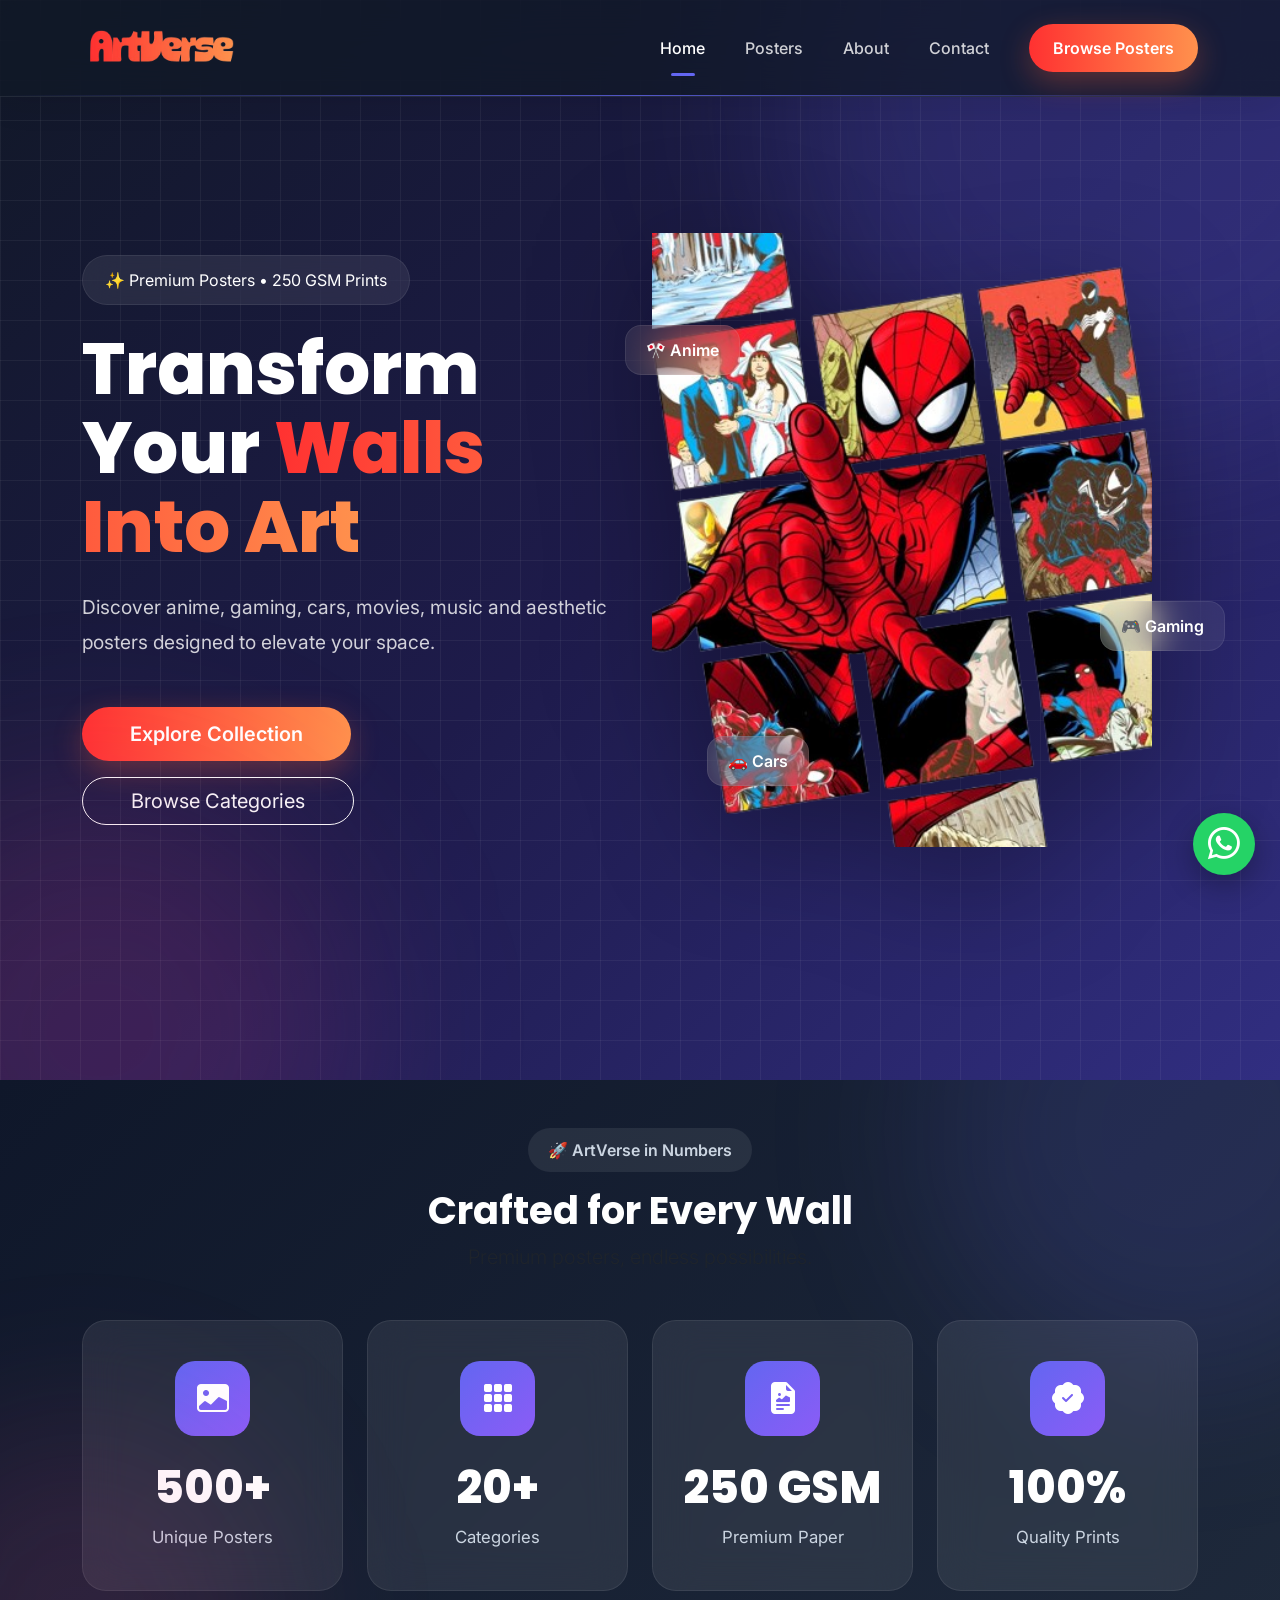
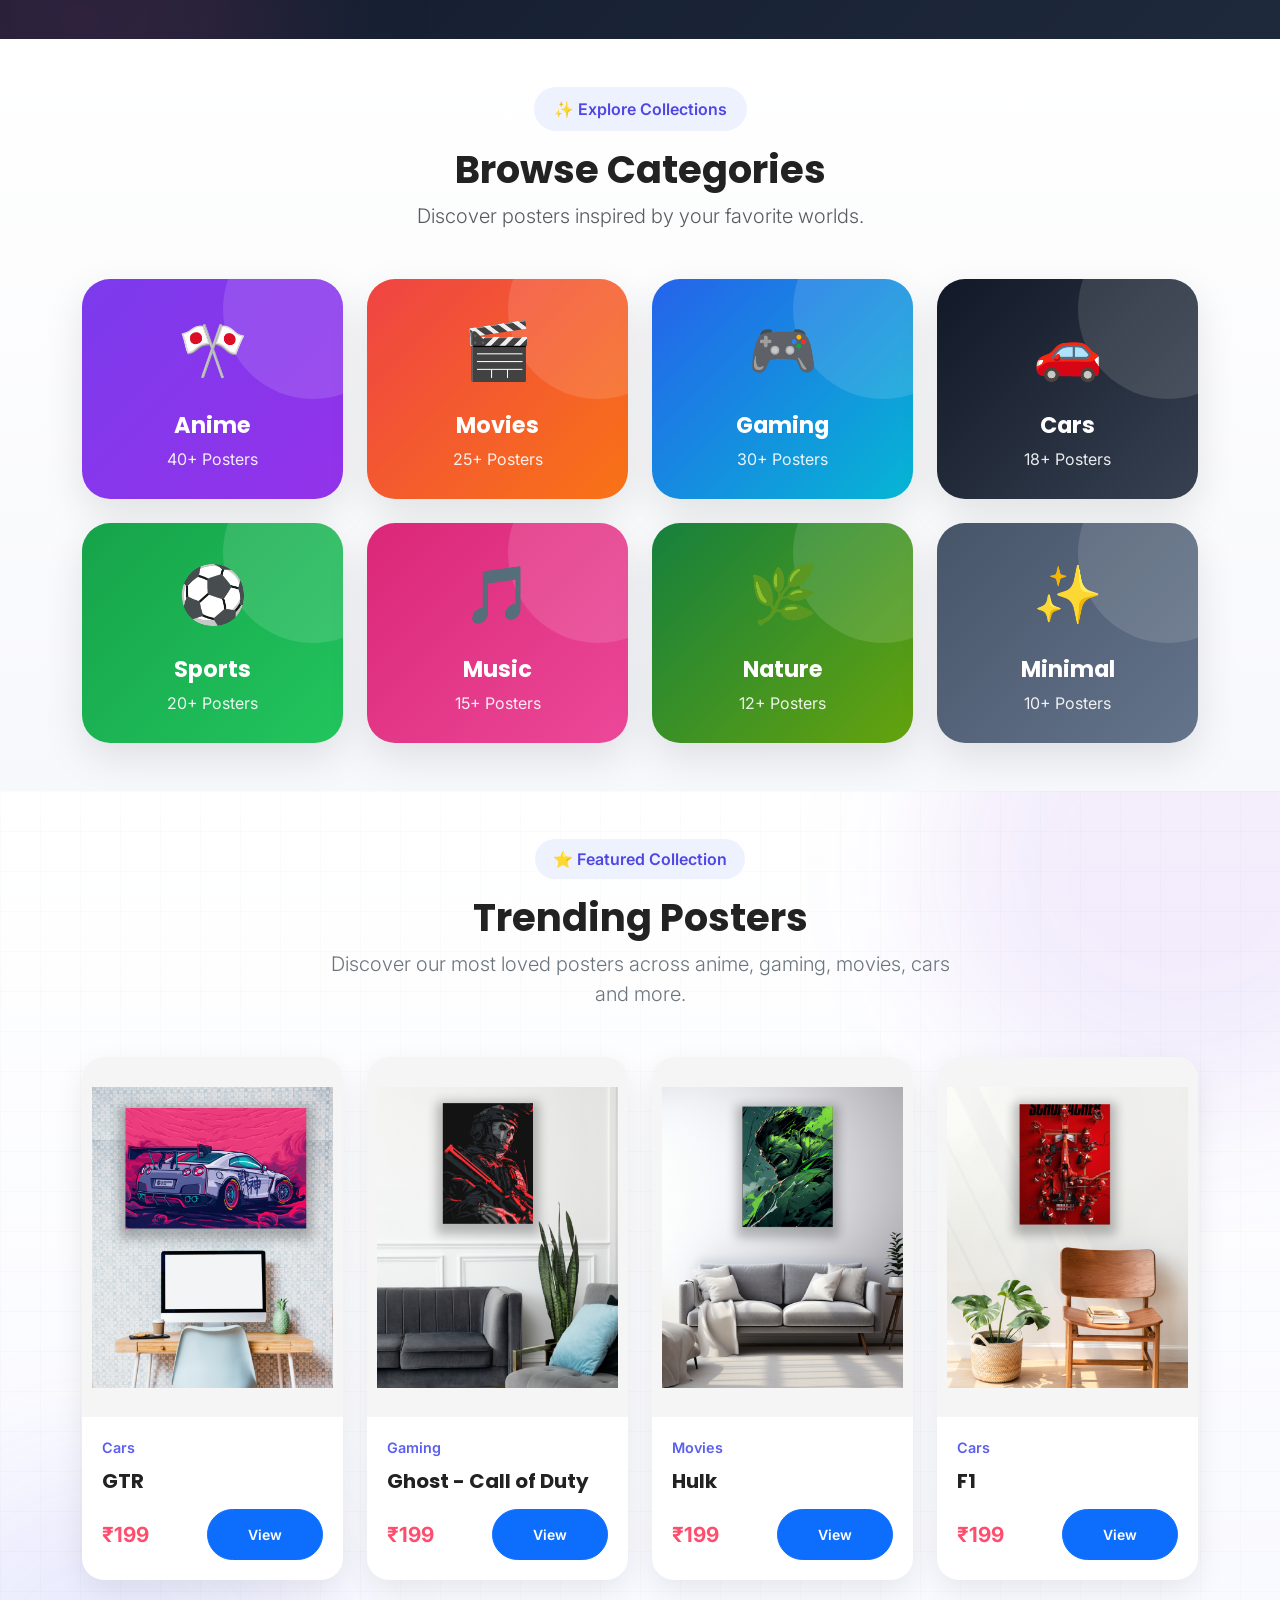
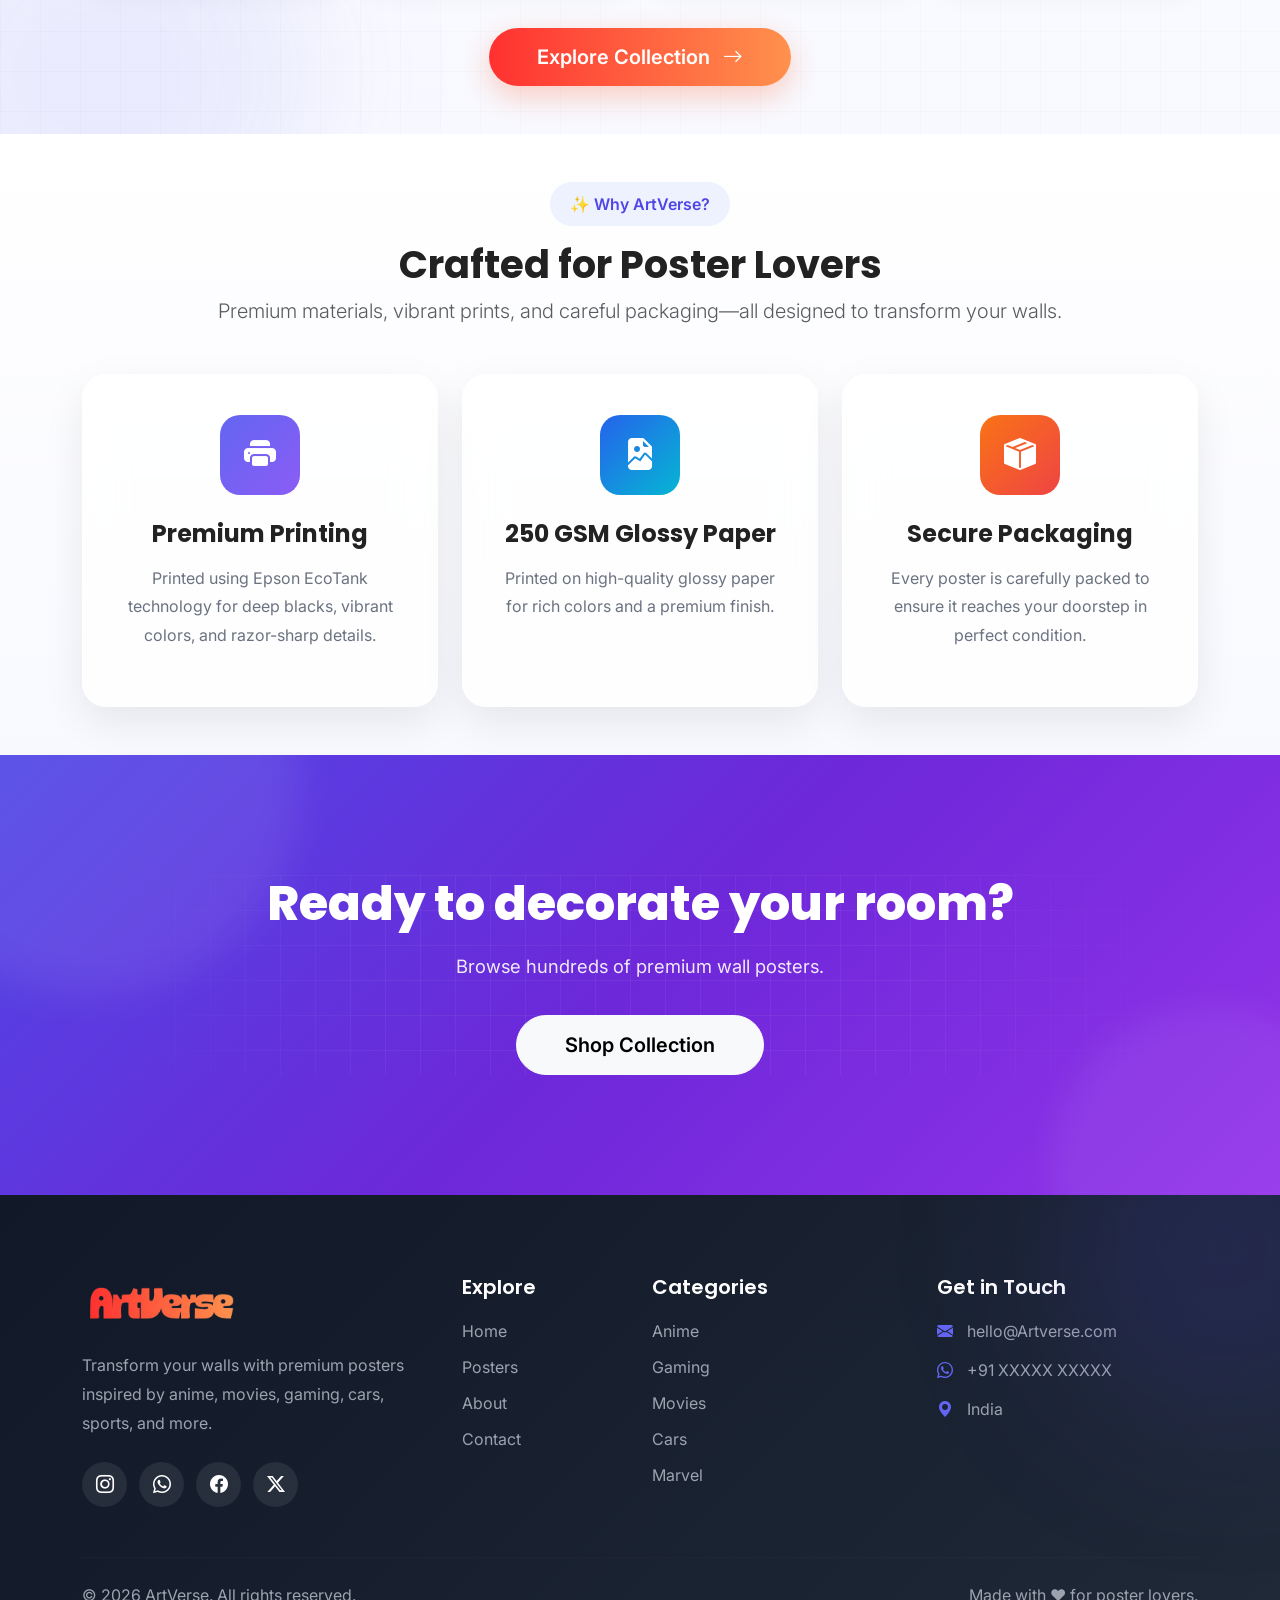
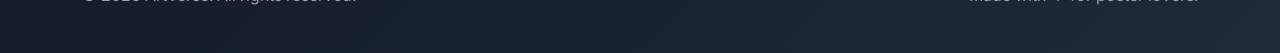
<file: index.html>
<!DOCTYPE html>
<html lang="en">

<head>
    <meta charset="UTF-8">
    <meta name="viewport" content="width=device-width, initial-scale=1.0">

    <title>ArtVerse | Premium Posters</title>

    <link rel="icon" type="image/png" sizes="32x32" href="assets/favicon.png">

    <!-- Bootstrap CSS -->
    <link href="https://cdn.jsdelivr.net/npm/bootstrap@5.3.7/dist/css/bootstrap.min.css" rel="stylesheet">

    <!-- Bootstrap Icons -->
    <link rel="stylesheet"
        href="https://cdn.jsdelivr.net/npm/bootstrap-icons@1.13.1/font/bootstrap-icons.min.css">

    <!-- Google Fonts -->
    <link
        href="https://fonts.googleapis.com/css2?family=Inter:wght@300;400;500;600;700&family=Poppins:wght@500;600;700;800&display=swap"
        rel="stylesheet">

    <!-- Custom CSS -->
    <link rel="stylesheet" href="assets/css/style.css">
</head>

<body>

    <!-- ================= NAVBAR ================= -->

<nav class="navbar navbar-expand-lg fixed-top modern-navbar">

    <div class="container">

<a class="navbar-brand" href="index.html">

    <img
        src="assets/images/logo/logo-1.png"
        alt="ArtVerse Logo"
        class="navbar-logo">

</a>

        <button
            class="navbar-toggler"
            type="button"
            data-bs-toggle="collapse"
            data-bs-target="#navMenu">

            <i class="bi bi-list"></i>

        </button>

        <div class="collapse navbar-collapse" id="navMenu">

            <ul class="navbar-nav ms-auto align-items-lg-center gap-lg-2">

                <li class="nav-item">

                    <a class="nav-link active" href="index.html">

                        Home

                    </a>

                </li>

                <li class="nav-item">

                    <a class="nav-link" href="posters.html">

                        Posters

                    </a>

                </li>

                <li class="nav-item">

                    <a class="nav-link" href="about.html">

                        About

                    </a>

                </li>

                <li class="nav-item">

                    <a class="nav-link" href="contact.html">

                        Contact

                    </a>

                </li>

                <li class="nav-item ms-lg-3">

                    <a href="posters.html"
                        class="btn btn-primary nav-btn rounded-pill px-4">

                        Browse Posters

                    </a>

                </li>

            </ul>

        </div>

    </div>

</nav>


    <!-- ================= HERO ================= -->

<section class="hero-modern">

    <div class="hero-grid"></div>

    <div class="container position-relative">

        <div class="row align-items-center min-vh-100">

            <!-- Left Content -->

            <div class="col-lg-6">

                <span class="hero-badge">

                    ✨ Premium Posters • 250 GSM Prints

                </span>

                <h1 class="hero-title mt-4">

                    Transform Your

                    <span class="gradient-text">

                        Walls Into Art

                    </span>

                </h1>

                <p class="hero-subtitle mt-4">

                    Discover anime, gaming, cars, movies, music and
                    aesthetic posters designed to elevate your space.

                </p>

                <div class="hero-buttons mt-5">

                    <a href="posters.html"
                        class="btn btn-light btn-lg nav-btn rounded-pill px-5">

                        Explore Collection

                    </a>

                    <a href="#categories"
                        class="btn btn-outline-light btn-lg rounded-pill px-5">

                        Browse Categories

                    </a>

                </div>

            </div>

            <!-- Right Side -->

            <div class="col-lg-6 text-center mt-5 mt-lg-0 hero-image-column">

                <div class="hero-image-wrapper">

                    <img src="assets/images/hero/download.png"
                        class="img-fluid hero-image"
                        alt="Poster">

                    <!-- Floating badges -->

                    <div class="floating-card anime">

                        🎌 Anime

                    </div>

                    <div class="floating-card gaming">

                        🎮 Gaming

                    </div>

                    <div class="floating-card cars">

                        🚗 Cars

                    </div>

                </div>

            </div>

        </div>

    </div>

</section>

    <!-- ================= STATS ================= -->

   <section class="stats-section py-5">

    <div class="container">

        <div class="section-title text-center mb-5">

            <span class="stats-badge">

                🚀 ArtVerse in Numbers

            </span>

            <h2 class="display-5 fw-bold mt-3">

                Crafted for Every Wall

            </h2>

            <p class="lead text-muted">

                Premium posters, endless possibilities.

            </p>

        </div>

        <div class="row g-4">

            <!-- Card 1 -->

            <div class="col-lg-3 col-md-6">

                <div class="stat-card">

                    <div class="stat-icon">

                        <i class="bi bi-image-fill"></i>

                    </div>

                    <h2>500+</h2>

                    <p>Unique Posters</p>

                </div>

            </div>

            <!-- Card 2 -->

            <div class="col-lg-3 col-md-6">

                <div class="stat-card">

                    <div class="stat-icon">

                        <i class="bi bi-grid-3x3-gap-fill"></i>

                    </div>

                    <h2>20+</h2>

                    <p>Categories</p>

                </div>

            </div>

            <!-- Card 3 -->

            <div class="col-lg-3 col-md-6">

                <div class="stat-card">

                    <div class="stat-icon">

                        <i class="bi bi-file-earmark-richtext-fill"></i>

                    </div>

                    <h2>250 GSM</h2>

                    <p>Premium Paper</p>

                </div>

            </div>

            <!-- Card 4 -->

            <div class="col-lg-3 col-md-6">

                <div class="stat-card">

                    <div class="stat-icon">

                        <i class="bi bi-patch-check-fill"></i>

                    </div>

                    <h2>100%</h2>

                    <p>Quality Prints</p>

                </div>

            </div>

        </div>

    </div>

</section>

    <!-- ================= CATEGORIES ================= -->

<section class="categories-section py-5" id="categories">

    <div class="container">

        <div class="section-title text-center mb-5">

            <span class="section-tag">

                ✨ Explore Collections

            </span>

            <h2 class="display-5 fw-bold mt-3">

                Browse Categories

            </h2>

            <p class="lead text-muted">

                Discover posters inspired by your favorite worlds.

            </p>

        </div>

        <div class="row g-4">

            <!-- Anime -->

            <div class="col-lg-3 col-md-4 col-6">

                <a href="posters.html?category=Anime"
                    class="category-link">

                    <div class="modern-category-card anime">

                        <div class="category-icon">

                            🎌

                        </div>

                        <h5>

                            Anime

                        </h5>

                        <span>

                            40+ Posters

                        </span>

                    </div>

                </a>

            </div>

            <!-- Movies -->

            <div class="col-lg-3 col-md-4 col-6">

                <a href="posters.html?category=Movies"
                    class="category-link">

                    <div class="modern-category-card movies">

                        <div class="category-icon">

                            🎬

                        </div>

                        <h5>

                            Movies

                        </h5>

                        <span>

                            25+ Posters

                        </span>

                    </div>

                </a>

            </div>

            <!-- Gaming -->

            <div class="col-lg-3 col-md-4 col-6">

                <a href="posters.html?category=Gaming"
                    class="category-link">

                    <div class="modern-category-card gaming">

                        <div class="category-icon">

                            🎮

                        </div>

                        <h5>

                            Gaming

                        </h5>

                        <span>

                            30+ Posters

                        </span>

                    </div>

                </a>

            </div>

            <!-- Cars -->

            <div class="col-lg-3 col-md-4 col-6">

                <a href="posters.html?category=Cars"
                    class="category-link">

                    <div class="modern-category-card cars">

                        <div class="category-icon">

                            🚗

                        </div>

                        <h5>

                            Cars

                        </h5>

                        <span>

                            18+ Posters

                        </span>

                    </div>

                </a>

            </div>

            <!-- Sports -->

            <div class="col-lg-3 col-md-4 col-6">

                <a href="posters.html?category=Sports"
                    class="category-link">

                    <div class="modern-category-card sports">

                        <div class="category-icon">

                            ⚽

                        </div>

                        <h5>

                            Sports

                        </h5>

                        <span>

                            20+ Posters

                        </span>

                    </div>

                </a>

            </div>

            <!-- Music -->

            <div class="col-lg-3 col-md-4 col-6">

                <a href="posters.html?category=Music"
                    class="category-link">

                    <div class="modern-category-card music">

                        <div class="category-icon">

                            🎵

                        </div>

                        <h5>

                            Music

                        </h5>

                        <span>

                            15+ Posters

                        </span>

                    </div>

                </a>

            </div>

            <!-- Nature -->

            <div class="col-lg-3 col-md-4 col-6">

                <a href="posters.html?category=Nature"
                    class="category-link">

                    <div class="modern-category-card nature">

                        <div class="category-icon">

                            🌿

                        </div>

                        <h5>

                            Nature

                        </h5>

                        <span>

                            12+ Posters

                        </span>

                    </div>

                </a>

            </div>

            <!-- Minimal -->

            <div class="col-lg-3 col-md-4 col-6">

                <a href="posters.html?category=Minimal"
                    class="category-link">

                    <div class="modern-category-card minimal">

                        <div class="category-icon">

                            ✨

                        </div>

                        <h5>

                            Minimal

                        </h5>

                        <span>

                            10+ Posters

                        </span>

                    </div>

                </a>

            </div>

        </div>

    </div>

</section>

<!-- ================= FEATURED POSTERS ================= -->

   <section class="featured-section py-5">

    <div class="featured-bg"></div>

    <div class="container position-relative">

        <div class="section-title text-center mb-5">

            <span class="featured-badge">

                ⭐ Featured Collection

            </span>

            <h2 class="display-5 fw-bold mt-3">

                Trending Posters

            </h2>

            <p class="lead">

                Discover our most loved posters across anime, gaming, movies, cars and more.

            </p>

        </div>

        <div class="row g-4" id="featuredPosters">

            <!-- Loaded from JavaScript -->

        </div>

        <div class="text-center mt-5">

            <a href="posters.html"
                class="btn btn-primary btn-lg nav-btn rounded-pill px-5">

                Explore Collection

                <i class="bi bi-arrow-right ms-2"></i>

            </a>

        </div>

    </div>

</section>

    <!-- ================= WHY US ================= -->

    <section class="why-us-section py-5">

    <div class="container">

        <div class="section-title text-center mb-5">

            <span class="section-badge">

                ✨ Why ArtVerse?

            </span>

            <h2 class="display-5 fw-bold mt-3">

                Crafted for Poster Lovers

            </h2>

            <p class="lead text-muted">

                Premium materials, vibrant prints, and careful packaging—all designed
                to transform your walls.

            </p>

        </div>

        <div class="row g-4">

            <!-- Card 1 -->

            <div class="col-lg-4">

                <div class="modern-feature-card">

                    <div class="feature-icon gradient-purple">

                        <i class="bi bi-printer-fill"></i>

                    </div>

                    <h4>

                        Premium Printing

                    </h4>

                    <p>

                        Printed using Epson EcoTank technology for deep blacks,
                        vibrant colors, and razor-sharp details.

                    </p>

                </div>

            </div>

            <!-- Card 2 -->

            <div class="col-lg-4">

                <div class="modern-feature-card">

                    <div class="feature-icon gradient-blue">

                        <i class="bi bi-file-earmark-image-fill"></i>

                    </div>

                    <h4>

                        250 GSM Glossy Paper

                    </h4>

                    <p>

                        Printed on high-quality glossy paper for rich colors
                        and a premium finish.

                    </p>

                </div>

            </div>

            <!-- Card 3 -->

            <div class="col-lg-4">

                <div class="modern-feature-card">

                    <div class="feature-icon gradient-orange">

                        <i class="bi bi-box-seam-fill"></i>

                    </div>

                    <h4>

                        Secure Packaging

                    </h4>

                    <p>

                        Every poster is carefully packed to ensure it reaches
                        your doorstep in perfect condition.

                    </p>

                </div>

            </div>

        </div>

    </div>

</section>

    <!-- ================= CTA ================= -->

<section class="cta">

    <div class="container text-center">

        <h2 class="cta-title">

            Ready to decorate your room?

        </h2>

        <p class="cta-text">

            Browse hundreds of premium wall posters.

        </p>

        <a href="posters.html"
            class="btn btn-light btn-lg rounded-pill px-5">

            Shop Collection

        </a>

    </div>

</section>

    <!-- ================= FOOTER ================= -->

   <footer class="footer-modern">

    <div class="container">

        <div class="row gy-5">

            <!-- Brand -->

            <div class="col-lg-4">

<a class="navbar-brand" href="index.html">

    <img
        src="assets/images/logo/logo-1.png"
        alt="ArtVerse Logo"
        class="navbar-logo">

</a>

                <p class="footer-text mt-3">

                    Transform your walls with premium posters inspired by anime,
                    movies, gaming, cars, sports, and more.

                </p>

                <div class="social-links mt-4">

                    <a href="#">

                        <i class="bi bi-instagram"></i>

                    </a>

                    <a href="#">

                        <i class="bi bi-whatsapp"></i>

                    </a>

                    <a href="#">

                        <i class="bi bi-facebook"></i>

                    </a>

                    <a href="#">

                        <i class="bi bi-twitter-x"></i>

                    </a>

                </div>

            </div>

            <!-- Quick Links -->

            <div class="col-lg-2 col-md-4">

                <h5 class="footer-heading">

                    Explore

                </h5>

                <ul class="footer-links">

                    <li><a href="index.html">Home</a></li>

                    <li><a href="posters.html">Posters</a></li>

                    <li><a href="about.html">About</a></li>

                    <li><a href="contact.html">Contact</a></li>

                </ul>

            </div>

            <!-- Categories -->

            <div class="col-lg-3 col-md-4">

                <h5 class="footer-heading">

                    Categories

                </h5>

                <ul class="footer-links">

                    <li><a href="posters.html?category=Anime">Anime</a></li>

                    <li><a href="posters.html?category=Gaming">Gaming</a></li>

                    <li><a href="posters.html?category=Movies">Movies</a></li>

                    <li><a href="posters.html?category=Cars">Cars</a></li>

                    <li><a href="posters.html?category=Marvel">Marvel</a></li>

                </ul>

            </div>

            <!-- Contact -->

            <div class="col-lg-3 col-md-4">

                <h5 class="footer-heading">

                    Get in Touch

                </h5>

                <p class="footer-contact">

                    <i class="bi bi-envelope-fill"></i>

                    hello@Artverse.com

                </p>

                <p class="footer-contact">

                    <i class="bi bi-whatsapp"></i>

                    +91 XXXXX XXXXX

                </p>

                <p class="footer-contact">

                    <i class="bi bi-geo-alt-fill"></i>

                    India

                </p>

            </div>

        </div>

        <hr class="footer-divider">

        <div class="footer-bottom">

            <p>

                © 2026 ArtVerse. All rights reserved.

            </p>

            <p>

                Made with ❤️ for poster lovers.

            </p>

        </div>

    </div>

</footer>

    <!-- Floating WhatsApp -->

<a
    href="https://wa.me/919902621043"
    target="_blank"
    class="whatsapp-btn">

    <i class="bi bi-whatsapp"></i>

</a>

    <!-- Scroll to Top -->

    <button id="scrollTop">

        <i class="bi bi-arrow-up"></i>

    </button>

    <!-- Bootstrap JS -->

    <script src="https://cdn.jsdelivr.net/npm/bootstrap@5.3.7/dist/js/bootstrap.bundle.min.js"></script>

    <!-- Main JS -->

    <script src="assets/js/main.js"></script>

</body>

</html>
</file>
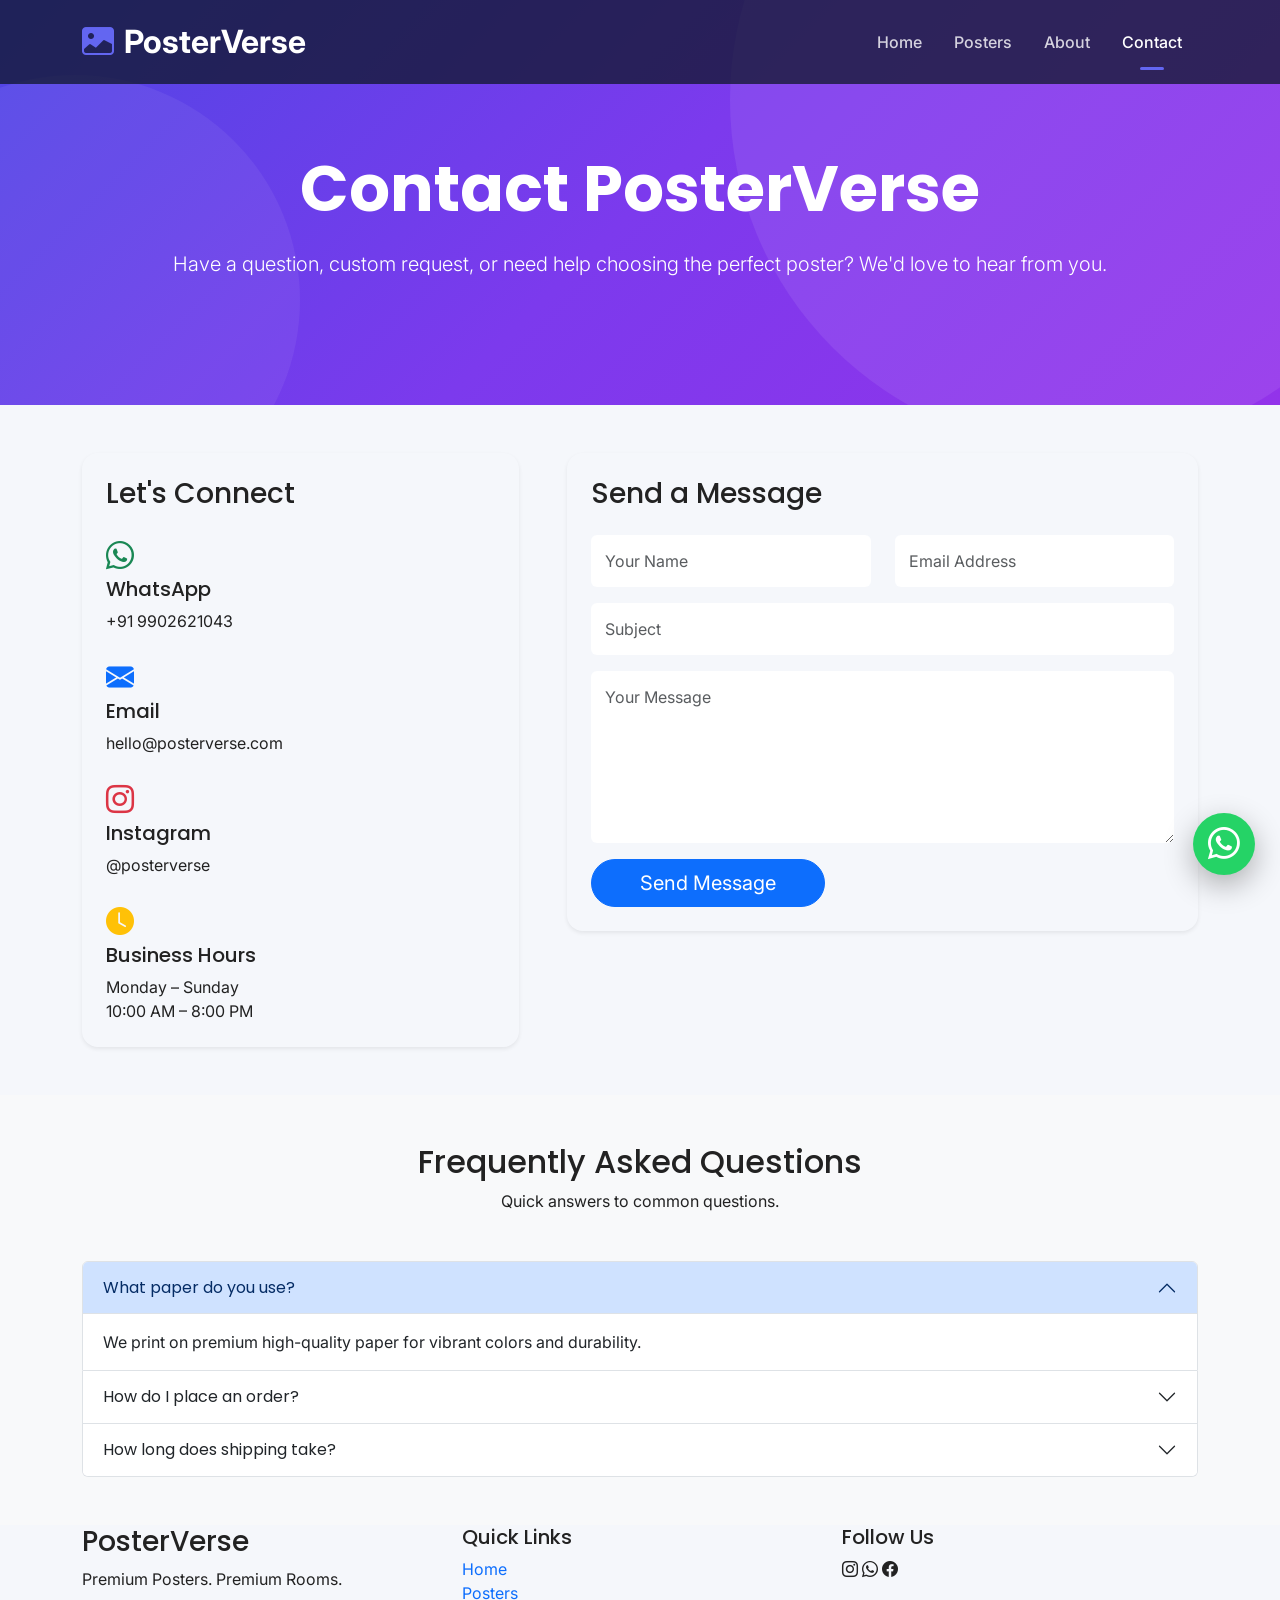
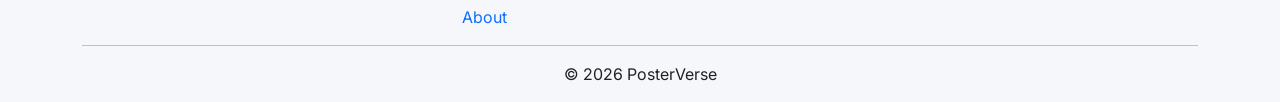
<file: contact.html>
<!DOCTYPE html>
<html lang="en">

<head>

    <meta charset="UTF-8">
    <meta name="viewport" content="width=device-width, initial-scale=1.0">

    <title>Contact | PosterVerse</title>

    <!-- Bootstrap -->
    <link href="https://cdn.jsdelivr.net/npm/bootstrap@5.3.7/dist/css/bootstrap.min.css" rel="stylesheet">

    <!-- Bootstrap Icons -->
    <link rel="stylesheet"
        href="https://cdn.jsdelivr.net/npm/bootstrap-icons@1.13.1/font/bootstrap-icons.min.css">

    <!-- Google Fonts -->
    <link
        href="https://fonts.googleapis.com/css2?family=Inter:wght@300;400;500;600;700&family=Poppins:wght@500;600;700;800&display=swap"
        rel="stylesheet">

    <link rel="stylesheet" href="assets/css/style.css">

</head>

<body>

<!-- ================= NAVBAR ================= -->

<nav class="navbar navbar-expand-lg fixed-top custom-navbar">

    <div class="container">

        <a class="navbar-brand fw-bold" href="index.html">

            <i class="bi bi-image-fill"></i>

            PosterVerse

        </a>

        <button class="navbar-toggler bg-light"
            data-bs-toggle="collapse"
            data-bs-target="#menu">

            <span class="navbar-toggler-icon"></span>

        </button>

        <div class="collapse navbar-collapse" id="menu">

            <ul class="navbar-nav ms-auto">

                <li class="nav-item">
                    <a class="nav-link" href="index.html">Home</a>
                </li>

                <li class="nav-item">
                    <a class="nav-link" href="posters.html">Posters</a>
                </li>

                <li class="nav-item">
                    <a class="nav-link" href="about.html">About</a>
                </li>

                <li class="nav-item">
                    <a class="nav-link active" href="contact.html">Contact</a>
                </li>

            </ul>

        </div>

    </div>

</nav>

<!-- ================= HERO ================= -->

<section class="hero hero-small">

    <div class="container text-center">

        <h1 class="display-3 fw-bold">

            Contact PosterVerse

        </h1>

        <h6 class="lead mt-4">

            Have a question, custom request, or need help choosing the perfect poster?
            We'd love to hear from you.

        </h6>

    </div>

</section>

<!-- ================= CONTACT ================= -->

<section class="py-5">

<div class="container">

<div class="row g-5">

<!-- LEFT -->

<div class="col-lg-5">

<div class="contact-card p-4 rounded-4 shadow-sm h-100">

<h3 class="mb-4">

Let's Connect

</h3>

<div class="contact-item mb-4">

<i class="bi bi-whatsapp text-success fs-3"></i>

<div>

<h5>WhatsApp</h5>

<p class="mb-0">

+91 9902621043

</p>

</div>

</div>

<div class="contact-item mb-4">

<i class="bi bi-envelope-fill text-primary fs-3"></i>

<div>

<h5>Email</h5>

<p class="mb-0">

hello@posterverse.com

</p>

</div>

</div>

<div class="contact-item mb-4">

<i class="bi bi-instagram text-danger fs-3"></i>

<div>

<h5>Instagram</h5>

<p class="mb-0">

@posterverse

</p>

</div>

</div>

<div class="contact-item">

<i class="bi bi-clock-fill text-warning fs-3"></i>

<div>

<h5>Business Hours</h5>

<p class="mb-0">

Monday – Sunday

<br>

10:00 AM – 8:00 PM

</p>

</div>

</div>

</div>

</div>

<!-- RIGHT -->

<div class="col-lg-7">

<div class="contact-card p-4 rounded-4 shadow-sm">

<h3 class="mb-4">

Send a Message

</h3>

<form>

<div class="row">

<div class="col-md-6 mb-3">

<input
type="text"
class="form-control"
placeholder="Your Name">

</div>

<div class="col-md-6 mb-3">

<input
type="email"
class="form-control"
placeholder="Email Address">

</div>

</div>

<div class="mb-3">

<input
type="text"
class="form-control"
placeholder="Subject">

</div>

<div class="mb-3">

<textarea
rows="6"
class="form-control"
placeholder="Your Message"></textarea>

</div>

<button
class="btn btn-primary btn-lg rounded-pill px-5">

Send Message

</button>

</form>

</div>

</div>

</div>

</div>

</section>

<!-- ================= FAQ ================= -->

<section class="py-5 bg-light">

<div class="container">

<div class="text-center mb-5">

<h2>

Frequently Asked Questions

</h2>

<p>

Quick answers to common questions.

</p>

</div>

<div class="accordion" id="faq">

<div class="accordion-item">

<h2 class="accordion-header">

<button
class="accordion-button"
data-bs-toggle="collapse"
data-bs-target="#q1">

What paper do you use?

</button>

</h2>

<div
id="q1"
class="accordion-collapse collapse show">

<div class="accordion-body">

We print on premium high-quality paper for vibrant colors and durability.

</div>

</div>

</div>

<div class="accordion-item">

<h2 class="accordion-header">

<button
class="accordion-button collapsed"
data-bs-toggle="collapse"
data-bs-target="#q2">

How do I place an order?

</button>

</h2>

<div
id="q2"
class="accordion-collapse collapse">

<div class="accordion-body">

Open any poster and click the WhatsApp Order button.

</div>

</div>

</div>

<div class="accordion-item">

<h2 class="accordion-header">

<button
class="accordion-button collapsed"
data-bs-toggle="collapse"
data-bs-target="#q3">

How long does shipping take?

</button>

</h2>

<div
id="q3"
class="accordion-collapse collapse">

<div class="accordion-body">

Orders are typically dispatched within 1–3 business days.

</div>

</div>

</div>

</div>

</div>

</section>

<!-- ================= FOOTER ================= -->

<footer>

<div class="container">

<div class="row">

<div class="col-lg-4">

<h3>

PosterVerse

</h3>

<p>

Premium Posters.
Premium Rooms.

</p>

</div>

<div class="col-lg-4">

<h5>

Quick Links

</h5>

<a href="index.html">Home</a><br>

<a href="posters.html">Posters</a><br>

<a href="about.html">About</a>

</div>

<div class="col-lg-4">

<h5>

Follow Us

</h5>

<i class="bi bi-instagram social-icon"></i>

<i class="bi bi-whatsapp social-icon"></i>

<i class="bi bi-facebook social-icon"></i>

</div>

</div>

<hr>

<p class="text-center">

© 2026 PosterVerse

</p>

</div>

</footer>

<a href="#" class="whatsapp-btn">

<i class="bi bi-whatsapp"></i>

</a>

<button id="scrollTop">

<i class="bi bi-arrow-up"></i>

</button>

<script src="https://cdn.jsdelivr.net/npm/bootstrap@5.3.7/dist/js/bootstrap.bundle.min.js"></script>

<script src="assets/js/main.js"></script>

</body>

</html>
</file>
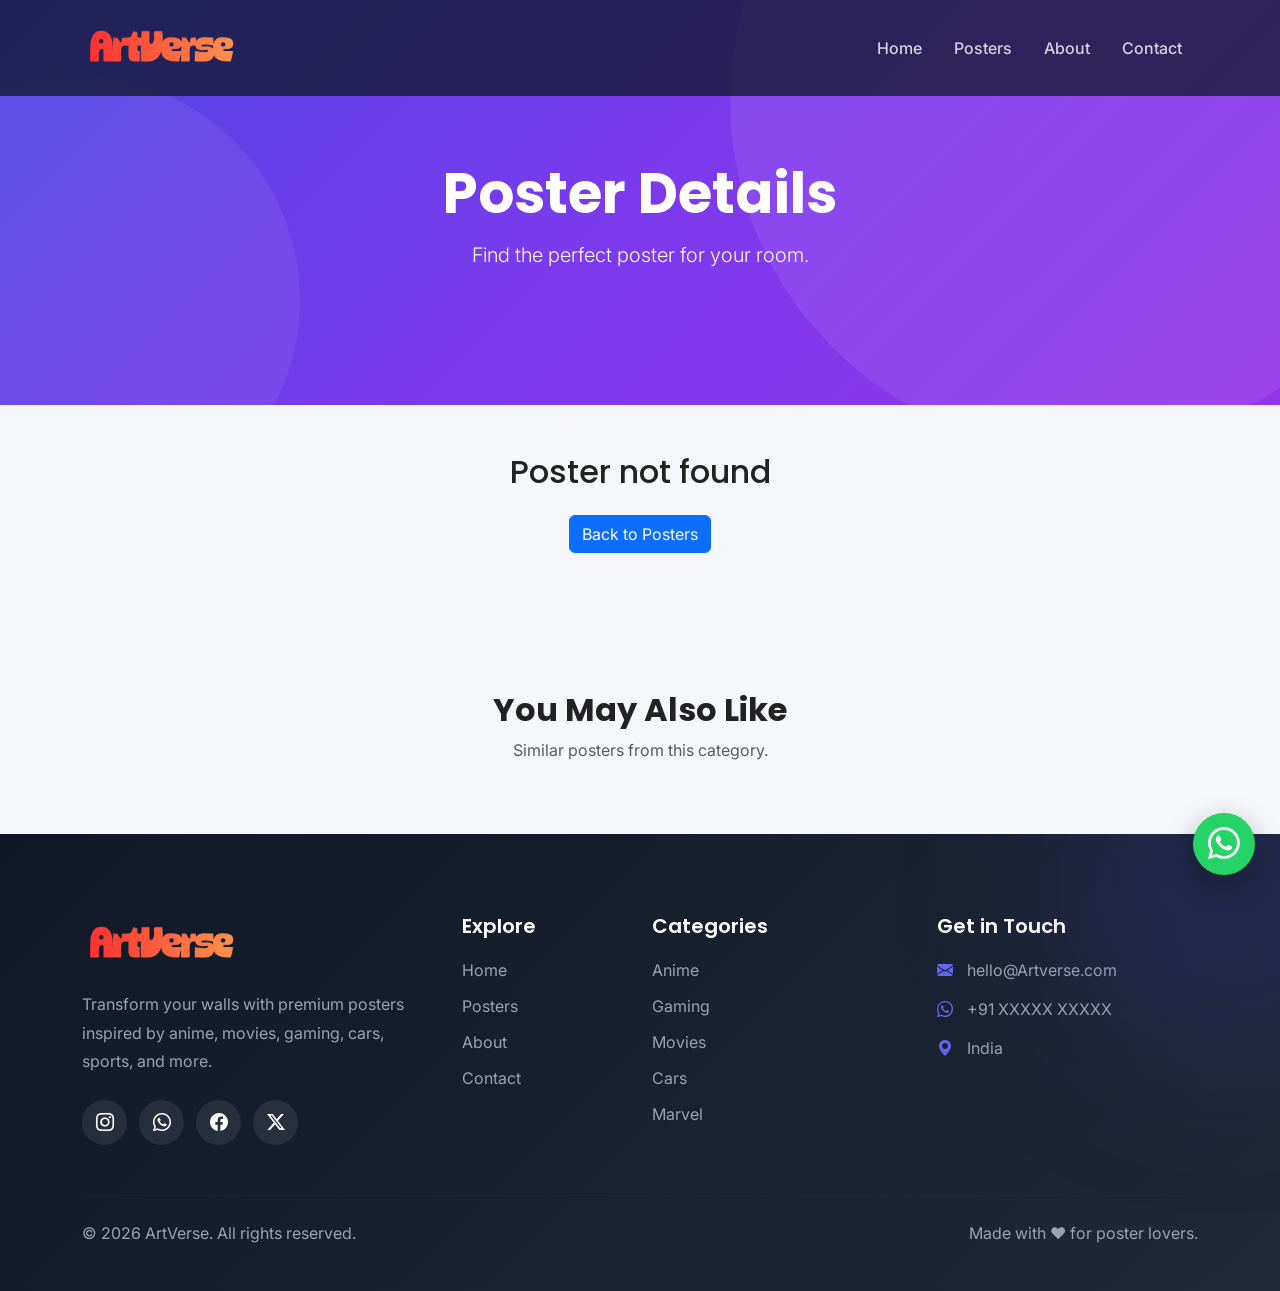
<file: poster.html>
<!DOCTYPE html>
<html lang="en">

<head>

    <meta charset="UTF-8">
    <meta name="viewport" content="width=device-width, initial-scale=1.0">

    <title>Poster Details | ArtVerse</title>

    <!-- Bootstrap -->

    <link
        href="https://cdn.jsdelivr.net/npm/bootstrap@5.3.7/dist/css/bootstrap.min.css"
        rel="stylesheet">

    <!-- Bootstrap Icons -->

    <link
        rel="stylesheet"
        href="https://cdn.jsdelivr.net/npm/bootstrap-icons@1.13.1/font/bootstrap-icons.min.css">

    <!-- Fonts -->

    <link
        href="https://fonts.googleapis.com/css2?family=Inter:wght@300;400;500;600;700&family=Poppins:wght@500;600;700;800&display=swap"
        rel="stylesheet">

    <!-- Custom CSS -->

    <link rel="stylesheet" href="assets/css/style.css">

</head>

<body>

    <!-- ================= NAVBAR ================= -->

    <nav class="navbar navbar-expand-lg fixed-top custom-navbar">

        <div class="container">

<a class="navbar-brand" href="index.html">

    <img
        src="assets/images/logo/logo-1.png"
        alt="ArtVerse Logo"
        class="navbar-logo">

</a>

            <button
                class="navbar-toggler bg-light"
                data-bs-toggle="collapse"
                data-bs-target="#menu">

                <span class="navbar-toggler-icon"></span>

            </button>

            <div class="collapse navbar-collapse" id="menu">

                <ul class="navbar-nav ms-auto">

                    <li class="nav-item">
                        <a class="nav-link" href="index.html">
                            Home
                        </a>
                    </li>

                    <li class="nav-item">
                        <a class="nav-link" href="posters.html">
                            Posters
                        </a>
                    </li>

                    <li class="nav-item">
                        <a class="nav-link" href="about.html">
                            About
                        </a>
                    </li>

                    <li class="nav-item">
                        <a class="nav-link" href="contact.html">
                            Contact
                        </a>
                    </li>

                </ul>

            </div>

        </div>

    </nav>

    <!-- ================= HERO ================= -->

    <section class="hero hero-small">

        <div class="container text-center">

            <h1 class="display-4 fw-bold">

                Poster Details

            </h1>

            <h6 class="lead mt-3">

                Find the perfect poster for your room.

            </h6>

        </div>

    </section>

    <!-- ================= POSTER DETAILS ================= -->

    <section class="py-5">

        <div class="container">

            <div class="row g-5" id="posterDetails">

                <!-- Generated by poster.js -->

            </div>

        </div>

    </section>

    <!-- ================= RELATED POSTERS ================= -->

    <section class="pb-5">

        <div class="container">

            <div class="text-center mb-5">

                <h2 class="fw-bold">

                    You May Also Like

                </h2>

                <p class="text-muted">

                    Similar posters from this category.

                </p>

            </div>

            <div class="row g-4" id="relatedPosters">

                <!-- Generated by poster.js -->

            </div>

        </div>

    </section>

    <!-- ================= FOOTER ================= -->

    <footer class="footer-modern">

    <div class="container">

        <div class="row gy-5">

            <!-- Brand -->

            <div class="col-lg-4">

<a class="navbar-brand" href="index.html">

    <img
        src="assets/images/logo/logo-1.png"
        alt="ArtVerse Logo"
        class="navbar-logo">

</a>

                <p class="footer-text mt-3">

                    Transform your walls with premium posters inspired by anime,
                    movies, gaming, cars, sports, and more.

                </p>

                <div class="social-links mt-4">

                    <a href="#">

                        <i class="bi bi-instagram"></i>

                    </a>

                    <a href="#">

                        <i class="bi bi-whatsapp"></i>

                    </a>

                    <a href="#">

                        <i class="bi bi-facebook"></i>

                    </a>

                    <a href="#">

                        <i class="bi bi-twitter-x"></i>

                    </a>

                </div>

            </div>

            <!-- Quick Links -->

            <div class="col-lg-2 col-md-4">

                <h5 class="footer-heading">

                    Explore

                </h5>

                <ul class="footer-links">

                    <li><a href="index.html">Home</a></li>

                    <li><a href="posters.html">Posters</a></li>

                    <li><a href="about.html">About</a></li>

                    <li><a href="contact.html">Contact</a></li>

                </ul>

            </div>

            <!-- Categories -->

            <div class="col-lg-3 col-md-4">

                <h5 class="footer-heading">

                    Categories

                </h5>

                <ul class="footer-links">

                    <li><a href="posters.html?category=Anime">Anime</a></li>

                    <li><a href="posters.html?category=Gaming">Gaming</a></li>

                    <li><a href="posters.html?category=Movies">Movies</a></li>

                    <li><a href="posters.html?category=Cars">Cars</a></li>

                    <li><a href="posters.html?category=Marvel">Marvel</a></li>

                </ul>

            </div>

            <!-- Contact -->

            <div class="col-lg-3 col-md-4">

                <h5 class="footer-heading">

                    Get in Touch

                </h5>

                <p class="footer-contact">

                    <i class="bi bi-envelope-fill"></i>

                    hello@Artverse.com

                </p>

                <p class="footer-contact">

                    <i class="bi bi-whatsapp"></i>

                    +91 XXXXX XXXXX

                </p>

                <p class="footer-contact">

                    <i class="bi bi-geo-alt-fill"></i>

                    India

                </p>

            </div>

        </div>

        <hr class="footer-divider">

        <div class="footer-bottom">

            <p>

                © 2026 ArtVerse. All rights reserved.

            </p>

            <p>

                Made with ❤️ for poster lovers.

            </p>

        </div>

    </div>

</footer>

    <!-- ================= WHATSAPP ================= -->

<a
    href="https://wa.me/919902621043"
    target="_blank"
    class="whatsapp-btn">

    <i class="bi bi-whatsapp"></i>

</a>

    <!-- ================= SCROLL TOP ================= -->

    <button id="scrollTop">

        <i class="bi bi-arrow-up"></i>

    </button>

    <!-- Bootstrap -->

    <script src="https://cdn.jsdelivr.net/npm/bootstrap@5.3.7/dist/js/bootstrap.bundle.min.js"></script>

    <!-- Scripts -->

    <script src="assets/js/main.js"></script>

    <script src="assets/js/poster.js"></script>

</body>

</html>
</file>
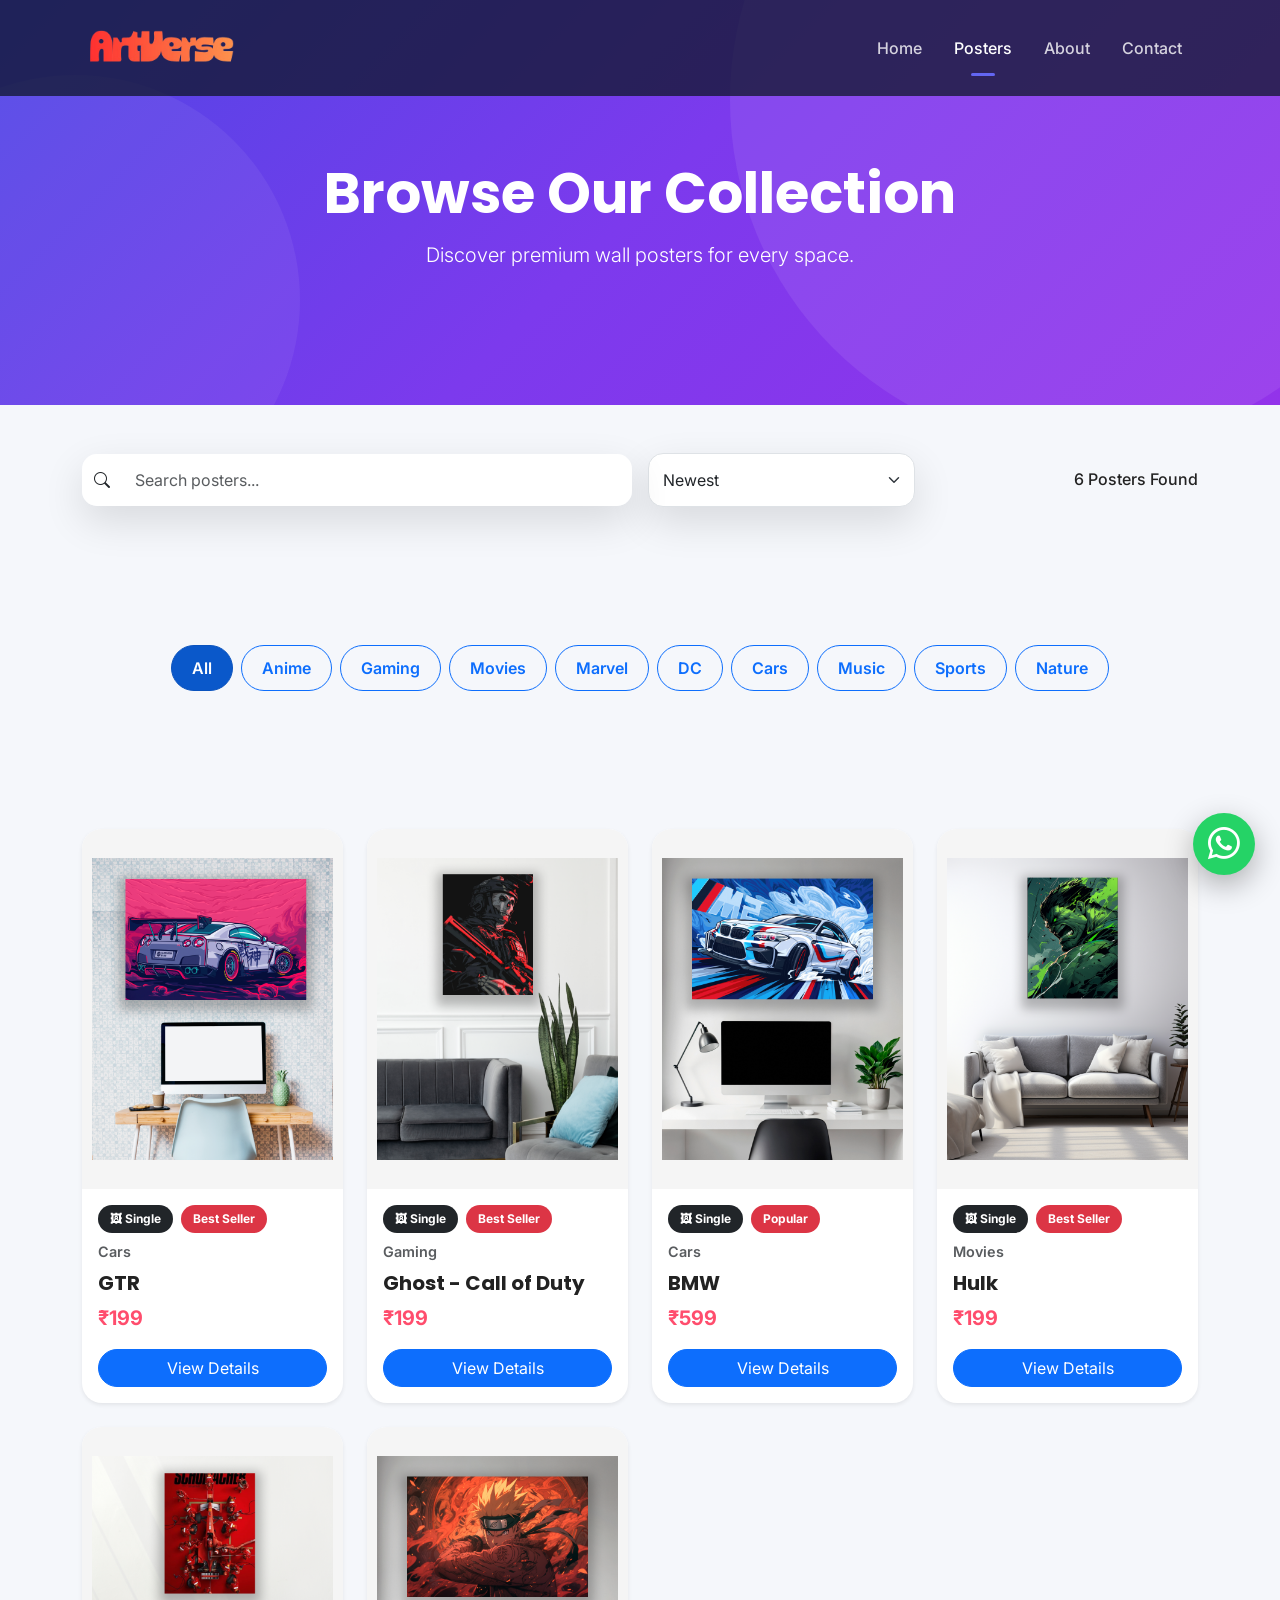
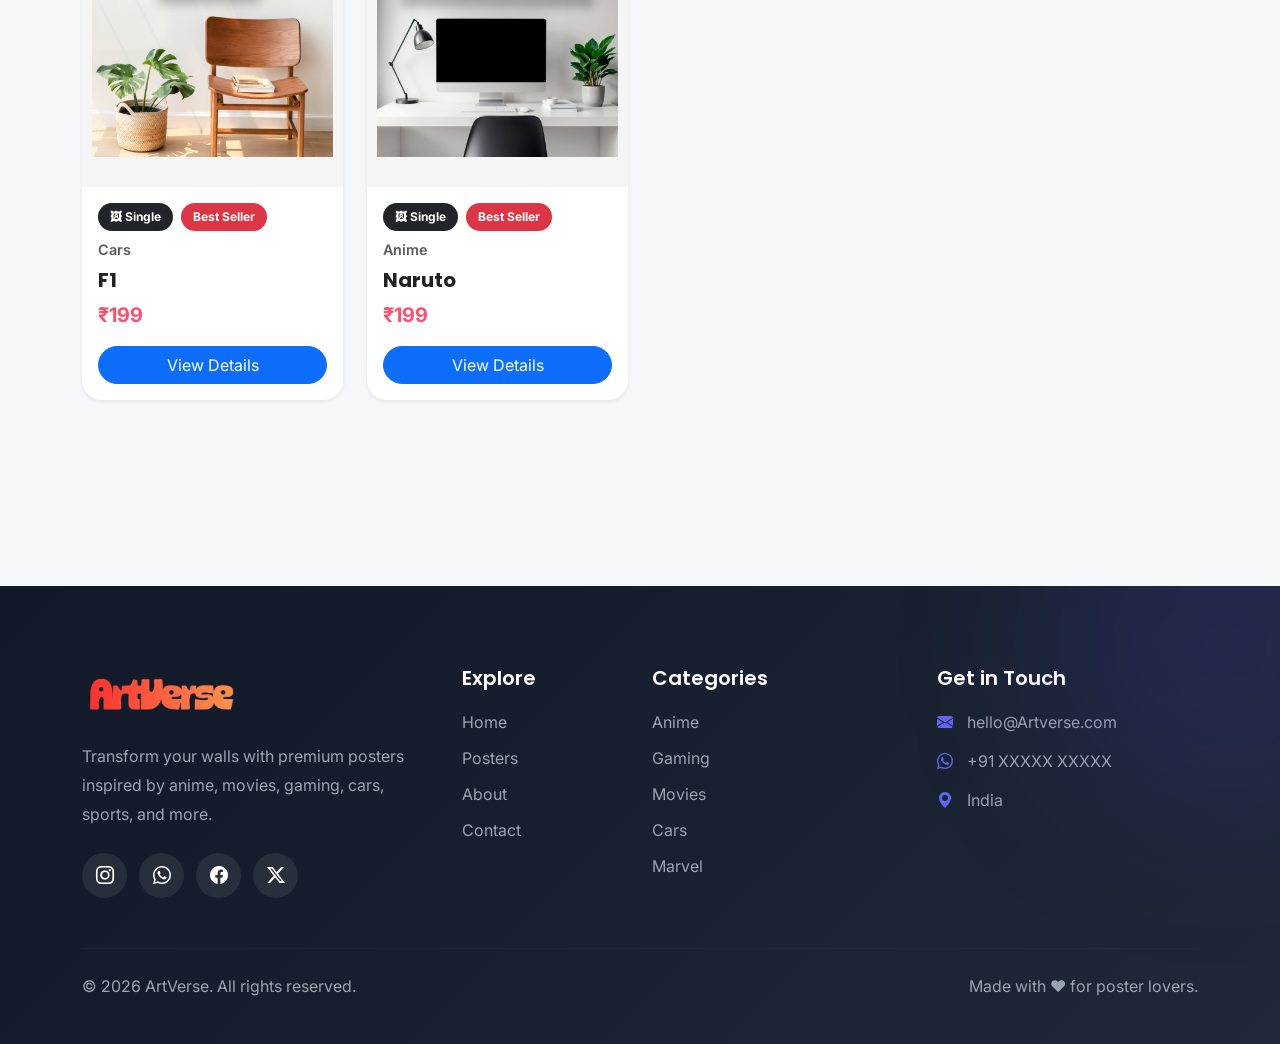
<file: posters.html>
<!DOCTYPE html>
<html lang="en">

<head>

    <meta charset="UTF-8">
    <meta name="viewport" content="width=device-width, initial-scale=1.0">

    <title>Browse Posters | ArtVerse</title>

    <!-- Bootstrap -->
    <link href="https://cdn.jsdelivr.net/npm/bootstrap@5.3.7/dist/css/bootstrap.min.css" rel="stylesheet">

    <!-- Bootstrap Icons -->
    <link rel="stylesheet"
        href="https://cdn.jsdelivr.net/npm/bootstrap-icons@1.13.1/font/bootstrap-icons.min.css">

    <!-- Fonts -->
    <link href="https://fonts.googleapis.com/css2?family=Inter:wght@300;400;500;600;700&family=Poppins:wght@500;600;700;800&display=swap"
        rel="stylesheet">

    <link rel="stylesheet" href="assets/css/style.css">

</head>

<body>

<!-- ================= NAVBAR ================= -->

<nav class="navbar navbar-expand-lg fixed-top custom-navbar">

    <div class="container">

<a class="navbar-brand" href="index.html">

    <img
        src="assets/images/logo/logo-1.png"
        alt="ArtVerse Logo"
        class="navbar-logo">

</a>

        <button class="navbar-toggler bg-light"
            data-bs-toggle="collapse"
            data-bs-target="#menu">

            <span class="navbar-toggler-icon"></span>

        </button>

        <div class="collapse navbar-collapse"
            id="menu">

            <ul class="navbar-nav ms-auto">

                <li class="nav-item">
                    <a class="nav-link"
                        href="index.html">Home</a>
                </li>

                <li class="nav-item">
                    <a class="nav-link active"
                        href="posters.html">Posters</a>
                </li>

                <li class="nav-item">
                    <a class="nav-link"
                        href="about.html">About</a>
                </li>

                <li class="nav-item">
                    <a class="nav-link"
                        href="contact.html">Contact</a>
                </li>

            </ul>

        </div>

    </div>

</nav>

<!-- ================= HERO ================= -->

<section class="hero hero-small">

<div class="container text-center">

<h1 class="display-4 fw-bold">

Browse Our Collection

</h1>

<h6 class="lead mt-3">

Discover premium wall posters for every space.

</h6>

</div>

</section>

<!-- ================= FILTER BAR ================= -->

<section class="py-5">

<div class="container">

<div class="row g-3 align-items-center">

<div class="col-lg-6">

<div class="input-group">

<span class="input-group-text">

<i class="bi bi-search"></i>

</span>

<input
id="searchInput"
type="text"
class="form-control"

placeholder="Search posters...">

</div>

</div>

<div class="col-lg-3">

<select
id="sortSelect"
class="form-select">

<option value="latest">Newest</option>

<option value="az">Name A-Z</option>

<option value="za">Name Z-A</option>

<option value="low">Price Low → High</option>

<option value="high">Price High → Low</option>

</select>

</div>

<div class="col-lg-3 text-lg-end">

<h6 class="mb-0">

<span id="posterCount">

0

</span>

Posters Found

</h6>

</div>

</div>

</div>

</section>

<!-- ================= CATEGORY FILTER ================= -->

<section class="pb-5">

<div class="container">

<div class="category-filter d-flex flex-wrap gap-2 justify-content-center">

<button class="btn btn-primary category-btn active"

data-category="All">

All

</button>

<button class="btn btn-outline-primary category-btn"

data-category="Anime">

Anime

</button>

<button class="btn btn-outline-primary category-btn"

data-category="Gaming">

Gaming

</button>

<button class="btn btn-outline-primary category-btn"

data-category="Movies">

Movies

</button>

<button class="btn btn-outline-primary category-btn"

data-category="Marvel">

Marvel

</button>

<button class="btn btn-outline-primary category-btn"

data-category="DC">

DC

</button>

<button class="btn btn-outline-primary category-btn"

data-category="Cars">

Cars

</button>

<button class="btn btn-outline-primary category-btn"

data-category="Music">

Music

</button>

<button class="btn btn-outline-primary category-btn"

data-category="Sports">

Sports

</button>

<button class="btn btn-outline-primary category-btn"

data-category="Nature">

Nature

</button>

</div>

</div>

</section>

<!-- ================= POSTER GRID ================= -->

<section class="pb-5">

<div class="container">

<div
id="posterContainer"
class="row g-4">

<!-- Cards generated by posters.js -->

</div>

</div>

</section>

<!-- ================= LOAD MORE ================= -->

<section class="pb-5">

<div class="container text-center">

<button
id="loadMoreBtn"

class="btn btn-primary btn-lg rounded-pill px-5">

Load More

</button>

</div>

</section>

<!-- ================= LOADER ================= -->

<div
id="loading"

class="text-center py-5 d-none">

<div class="spinner-border text-primary"></div>

<p class="mt-3">

Loading Posters...

</p>

</div>

<!-- ================= FOOTER ================= -->

   <footer class="footer-modern">

    <div class="container">

        <div class="row gy-5">

            <!-- Brand -->

            <div class="col-lg-4">

               <a class="navbar-brand" href="index.html">

    <img
        src="assets/images/logo/logo-1.png"
        alt="ArtVerse Logo"
        class="navbar-logo">

</a>

                <p class="footer-text mt-3">

                    Transform your walls with premium posters inspired by anime,
                    movies, gaming, cars, sports, and more.

                </p>

                <div class="social-links mt-4">

                    <a href="#">

                        <i class="bi bi-instagram"></i>

                    </a>

                    <a href="#">

                        <i class="bi bi-whatsapp"></i>

                    </a>

                    <a href="#">

                        <i class="bi bi-facebook"></i>

                    </a>

                    <a href="#">

                        <i class="bi bi-twitter-x"></i>

                    </a>

                </div>

            </div>

            <!-- Quick Links -->

            <div class="col-lg-2 col-md-4">

                <h5 class="footer-heading">

                    Explore

                </h5>

                <ul class="footer-links">

                    <li><a href="index.html">Home</a></li>

                    <li><a href="posters.html">Posters</a></li>

                    <li><a href="about.html">About</a></li>

                    <li><a href="contact.html">Contact</a></li>

                </ul>

            </div>

            <!-- Categories -->

            <div class="col-lg-3 col-md-4">

                <h5 class="footer-heading">

                    Categories

                </h5>

                <ul class="footer-links">

                    <li><a href="posters.html?category=Anime">Anime</a></li>

                    <li><a href="posters.html?category=Gaming">Gaming</a></li>

                    <li><a href="posters.html?category=Movies">Movies</a></li>

                    <li><a href="posters.html?category=Cars">Cars</a></li>

                    <li><a href="posters.html?category=Marvel">Marvel</a></li>

                </ul>

            </div>

            <!-- Contact -->

            <div class="col-lg-3 col-md-4">

                <h5 class="footer-heading">

                    Get in Touch

                </h5>

                <p class="footer-contact">

                    <i class="bi bi-envelope-fill"></i>

                    hello@Artverse.com

                </p>

                <p class="footer-contact">

                    <i class="bi bi-whatsapp"></i>

                    +91 XXXXX XXXXX

                </p>

                <p class="footer-contact">

                    <i class="bi bi-geo-alt-fill"></i>

                    India

                </p>

            </div>

        </div>

        <hr class="footer-divider">

        <div class="footer-bottom">

            <p>

                © 2026 ArtVerse. All rights reserved.

            </p>

            <p>

                Made with ❤️ for poster lovers.

            </p>

        </div>

    </div>

</footer>

<!-- WhatsApp -->

<a
    href="https://wa.me/919902621043"
    target="_blank"
    class="whatsapp-btn">

    <i class="bi bi-whatsapp"></i>

</a>

<!-- Scroll Top -->

<button id="scrollTop">

<i class="bi bi-arrow-up"></i>

</button>

<script src="https://cdn.jsdelivr.net/npm/bootstrap@5.3.7/dist/js/bootstrap.bundle.min.js"></script>

<script src="assets/js/main.js"></script>

<script src="assets/js/posters.js"></script>

</body>

</html>
</file>
<file: assets/css/style.css>
/* ===============================
   GOOGLE FONT
==================================*/
@import url('https://fonts.googleapis.com/css2?family=Inter:wght@300;400;500;600;700&family=Poppins:wght@500;600;700;800&display=swap');

/* ===============================
   ROOT VARIABLES
==================================*/

:root{

    --primary:#5B5FEF;
    --secondary:#7C3AED;
    --accent:#FF4D6D;

    --dark:#0F172A;
    --dark2:#1E293B;

    --light:#F8FAFC;
    --gray:#64748B;

    --white:#FFFFFF;

    --shadow:0 15px 40px rgba(0,0,0,.12);

    --transition:.35s ease;

    --radius:18px;

}

/* ===============================
   GLOBAL
==================================*/

*{
    margin:0;
    padding:0;
    box-sizing:border-box;
}

html{
    scroll-behavior:smooth;
}

body{

    font-family:'Inter',sans-serif;
    background:#F5F7FB;
    color:#222;
    overflow-x:hidden;

}

section{

    padding:90px 0;

}

h1,h2,h3,h4,h5{

    font-family:'Poppins',sans-serif;

}

a{

    text-decoration:none;

}

img{

    width:100%;
    display:block;

}

.section-title{

    text-align:center;
    margin-bottom:40px;

}

.section-title h2{

    font-weight:700;
    font-size:2.4rem;

}

.section-title p{

    color:var(--gray);

}

/* ==========================
   Navbar Logo
========================== */

.navbar-brand {

    display: flex;

    align-items: center;

    padding: 0;

}

.navbar-logo {

    height: 60px;

    width: auto;

    transition: all .3s ease;

}

.navbar-logo:hover {

    transform: scale(1.05);

}

@media (max-width: 991px) {

    .navbar-logo {

        height: 44px;

    }

}


/* ==========================
   Modern Navbar
========================== */

.modern-navbar {

    background: rgba(17, 24, 39, 0.75);

    backdrop-filter: blur(20px);

    -webkit-backdrop-filter: blur(20px);

    padding: 18px 0;

    transition: all 0.3s ease;

    border-bottom: 1px solid rgba(255, 255, 255, 0.08);

    box-shadow: 0 8px 30px rgba(0, 0, 0, 0.08);

}

/* Gradient line */

.modern-navbar::after {

    content: "";

    position: absolute;

    bottom: 0;

    left: 0;

    width: 100%;

    height: 1px;

    background: linear-gradient(
        90deg,
        transparent,
        rgba(99, 102, 241, 0.8),
        transparent
    );

}

/* Logo */

.navbar-brand {

    font-size: 2rem;

    font-weight: 700;

    color: #ffffff !important;

    display: flex;

    align-items: center;

    gap: 10px;

}

.navbar-brand i {

    color: #6366f1;

    font-size: 2rem;

}

/* Links */

.nav-link {

    color: rgba(255, 255, 255, 0.8) !important;

    font-weight: 500;

    padding: 10px 16px !important;

    border-radius: 12px;

    transition: all 0.3s ease;

    position: relative;

}

.nav-link:hover {

    color: #ffffff !important;

    background: rgba(255, 255, 255, 0.08);

}

/* Active link */

.nav-link.active {

    color: #ffffff !important;

}

.nav-link.active::after {

    content: "";

    position: absolute;

    left: 50%;

    bottom: -6px;

    transform: translateX(-50%);

    width: 24px;

    height: 3px;

    border-radius: 10px;

    background: #6366f1;

}




/* ==========================
   Navigation CTA Button
========================== */

.nav-btn {

    background: linear-gradient(
        90deg,
        #ff3131,
        #ff914d
    );

    border: none;

    color: #fff !important;

    font-weight: 600;

    padding: 12px 28px;

    transition: all .35s ease;

    box-shadow: 0 10px 30px rgba(255, 97, 49, .30);

}

.nav-btn:hover {

    background: linear-gradient(
        90deg,
        #ff4141,
        #ffa65c
    );

    transform: translateY(-3px);

    box-shadow: 0 18px 40px rgba(255, 97, 49, .45);

    color: #fff;

}

.nav-btn:active {

    transform: translateY(-1px);

}

.nav-btn:focus {

    box-shadow:
        0 0 0 4px rgba(255,145,77,.25),
        0 12px 30px rgba(255,97,49,.35);

}

/* Mobile button */

.navbar-toggler {

    border: none;

    color: white;

    font-size: 1.8rem;

}

.navbar-toggler:focus {

    box-shadow: none;

}

/* Mobile menu */

@media (max-width: 991px) {

    .navbar-collapse {

        margin-top: 15px;

        padding: 20px;

        border-radius: 20px;

        background: rgba(17, 24, 39, 0.95);

    }

    .nav-link.active::after {

        display: none;

    }

}

/* ===============================
   HERO
==================================*/

.hero{

    min-height:100vh;

    display:flex;
    align-items:center;

    background:
    linear-gradient(135deg,#4F46E5,#7C3AED,#9333EA);

    color:white;

    position:relative;

    overflow:hidden;

}

.hero::before{

    content:"";

    position:absolute;

    width:700px;
    height:700px;

    border-radius:50%;

    background:rgba(255,255,255,.08);

    top:-250px;
    right:-150px;

}

.hero::after{

    content:"";

    position:absolute;

    width:450px;
    height:450px;

    background:rgba(255,255,255,.06);

    border-radius:50%;

    left:-150px;
    bottom:-120px;

}

.hero .container{

    position:relative;
    z-index:2;

}

.hero-tag{

    display:inline-block;

    padding:8px 18px;

    border-radius:50px;

    background:rgba(255,255,255,.15);

    backdrop-filter:blur(10px);

}

.hero h1{

    line-height:1.2;

}

.hero p{

    max-width:540px;

}

.hero-image{

    max-width:520px;

    animation:float 5s ease-in-out infinite;

    filter:drop-shadow(0 25px 50px rgba(0,0,0,.35));

}

@keyframes float{

    0%{

        transform:translateY(0px);

    }

    50%{

        transform:translateY(-20px);

    }

    100%{

        transform:translateY(0px);

    }

}

/* ==========================
   HERO SECTION
========================== */

.hero-modern {

    position: relative;

    overflow: hidden;

    min-height: 100vh;

    background: linear-gradient(
        135deg,
        #111827,
        #1e1b4b,
        #312e81
    );

    color: white;

}

/* Grid */

.hero-grid {

    position: absolute;

    inset: 0;

    background-image:

        linear-gradient(
            rgba(255,255,255,.05) 1px,
            transparent 1px
        ),

        linear-gradient(
            90deg,
            rgba(255,255,255,.05) 1px,
            transparent 1px
        );

    background-size: 40px 40px;

}

/* Glow */

.hero-modern::before {

    content: "";

    position: absolute;

    width: 700px;

    height: 700px;

    border-radius: 50%;

    background: rgba(99,102,241,.20);

    top: -250px;

    right: -200px;

    filter: blur(90px);

}

.hero-modern::after {

    content: "";

    position: absolute;

    width: 500px;

    height: 500px;

    border-radius: 50%;

    background: rgba(236,72,153,.15);

    bottom: -200px;

    left: -150px;

    filter: blur(90px);

}

/* Badge */

.hero-badge {

    display: inline-block;

    padding: 12px 22px;

    border-radius: 999px;

    background: rgba(255,255,255,.08);

    backdrop-filter: blur(20px);

    border: 1px solid rgba(255,255,255,.08);

}

/* Title */

.hero-title {

    font-size: 4.5rem;

    font-weight: 800;

    line-height: 1.1;

}

.gradient-text {

    background: linear-gradient(
        90deg,
        #ff3131,
        #ff914d
    );

    background-clip: text;

    -webkit-background-clip: text;

    color: transparent;

    -webkit-text-fill-color: transparent;

}

.hero-subtitle {

    max-width: 600px;

    color: rgba(255,255,255,.8);

    font-size: 1.2rem;

    line-height: 1.8;

}

/* Buttons */

.hero-buttons {

    display: flex;

    gap: 16px;

    flex-wrap: wrap;

}

/* Stats */

.hero-stats {

    display: flex;

    gap: 50px;

}

.hero-stats h4 {

    font-size: 2rem;

    font-weight: 700;

}

.hero-stats span {

    color: rgba(255,255,255,.7);

}

/* Image */

.hero-image-wrapper {

    position: relative;

}

.hero-image {

    max-width: 500px;

    filter: drop-shadow(0 30px 60px rgba(0,0,0,.35));

    animation: float 6s ease-in-out infinite;

}

/* Floating cards */

.hero-modern .floating-card {

    position: absolute;

    padding: 12px 20px;

    border-radius: 16px;

    backdrop-filter: blur(20px);

    background: rgba(255,255,255,.08);

    border: 1px solid rgba(255,255,255,.08);

    font-weight: 600;

}

.hero-modern .anime {

    top: 15%;

    left: -5%;

}

.hero-modern .gaming {

    top: 60%;

    right: -5%;

}

.hero-modern .cars {

    bottom: 10%;

    left: 10%;

}

@keyframes float {

    0%, 100% {

        transform: translateY(0);

    }

    50% {

        transform: translateY(-20px);

    }

}

/* Mobile */

@media (max-width: 991px) {

    .hero-title {

        font-size: 3rem;

    }

    .hero-stats {

        gap: 25px;

        flex-wrap: wrap;

    }

    .floating-card {

        display: none;

    }

}

@media (max-width: 991.98px) {

    .hero-modern {

        text-align: center;

    }

    .hero-title {

        font-size: 2.8rem;

    }

    .hero-subtitle {

        max-width: 100%;

        margin-left: auto;

        margin-right: auto;

    }

    .hero-buttons {

        justify-content: center;

    }

    .hero-badge {

        margin: 0 auto;

    }

}

@media (max-width: 767.98px) {

    .hero-image-column {

        display: none;

    }

}

/* ===============================
   BUTTONS
==================================*/

.btn{

    transition:.35s;

}

.btn:hover{

    transform:translateY(-4px);

    box-shadow:0 15px 30px rgba(0,0,0,.18);

}



/* ==================================
   Stats Section
================================== */

.stats-section {

    position: relative;

    overflow: hidden;

    padding: 100px 0;

    background: linear-gradient(
        135deg,
        #0f172a,
        #1e293b
    );

}

/* Background glow */

.stats-section::before {

    content: "";

    position: absolute;

    width: 500px;

    height: 500px;

    border-radius: 50%;

    background: rgba(99, 102, 241, 0.15);

    top: -200px;

    right: -150px;

    filter: blur(80px);

}

.stats-section::after {

    content: "";

    position: absolute;

    width: 400px;

    height: 400px;

    border-radius: 50%;

    background: rgba(236, 72, 153, 0.12);

    bottom: -180px;

    left: -120px;

    filter: blur(80px);

}

/* Section badge */

.stats-badge {

    display: inline-block;

    padding: 10px 20px;

    border-radius: 50px;

    background: rgba(255, 255, 255, 0.08);

    color: #cbd5e1;

    font-weight: 600;

}

.stats-section h2,
.stats-section p,
.stats-section .lead {

    color: white;

}

/* Cards */

.stat-card {

    position: relative;

    background: rgba(255, 255, 255, 0.08);

    backdrop-filter: blur(20px);

    border: 1px solid rgba(255, 255, 255, 0.08);

    border-radius: 24px;

    padding: 40px 25px;

    text-align: center;

    transition: all 0.35s ease;

    height: 100%;

}

.stat-card:hover {

    transform: translateY(-10px);

    box-shadow: 0 25px 50px rgba(99, 102, 241, 0.2);

}

/* Icon */

.stat-icon {

    width: 75px;

    height: 75px;

    margin: 0 auto 25px;

    border-radius: 20px;

    background: linear-gradient(
        135deg,
        #6366f1,
        #8b5cf6
    );

    display: flex;

    align-items: center;

    justify-content: center;

}

.stat-icon i {

    color: white;

    font-size: 2rem;

}

/* Numbers */

.stat-card h2 {

    font-size: 2.8rem;

    font-weight: 800;

    margin-bottom: 10px;

}

.stat-card p {

    color: #cbd5e1;

    margin: 0;

    font-size: 1.05rem;

}

/* ===========================
   Categories Section
=========================== */

.categories-section {

    position: relative;

    overflow: hidden;

    background: linear-gradient(
        180deg,
        #ffffff 0%,
        #f7f8fc 100%
    );

    padding: 100px 0;

}

.section-tag {

    display: inline-block;

    padding: 10px 20px;

    border-radius: 50px;

    background: #eef2ff;

    color: #4f46e5;

    font-weight: 600;

}

.category-link {

    text-decoration: none;

}

.modern-category-card {

    position: relative;

    overflow: hidden;

    border-radius: 28px;

    padding: 35px 25px;

    text-align: center;

    color: #fff;

    transition: all 0.35s ease;

    height: 220px;

    display: flex;

    flex-direction: column;

    justify-content: center;

    align-items: center;

    box-shadow: 0 15px 40px rgba(0, 0, 0, 0.1);

}

.modern-category-card:hover {

    transform: translateY(-12px) scale(1.03);

    box-shadow: 0 30px 60px rgba(0, 0, 0, 0.15);

}

.modern-category-card::before {

    content: "";

    position: absolute;

    width: 180px;

    height: 180px;

    border-radius: 50%;

    background: rgba(255, 255, 255, 0.12);

    top: -60px;

    right: -60px;

}

.category-icon {

    font-size: 3.5rem;

    margin-bottom: 20px;

    z-index: 2;

}

.modern-category-card h5 {

    font-size: 1.4rem;

    font-weight: 700;

    z-index: 2;

}

.modern-category-card span {

    opacity: .9;

    z-index: 2;

}

/* Gradients */

.anime {

    background: linear-gradient(135deg, #7c3aed, #9333ea);

}

.movies {

    background: linear-gradient(135deg, #ef4444, #f97316);

}

.gaming {

    background: linear-gradient(135deg, #2563eb, #06b6d4);

}

.cars {

    background: linear-gradient(135deg, #111827, #374151);

}

.sports {

    background: linear-gradient(135deg, #16a34a, #22c55e);

}

.music {

    background: linear-gradient(135deg, #db2777, #ec4899);

}

.nature {

    background: linear-gradient(135deg, #15803d, #65a30d);

}

.minimal {

    background: linear-gradient(135deg, #475569, #64748b);

}

@media (max-width: 768px) {

    .modern-category-card {

        height: 180px;

        padding: 25px 15px;

    }

    .category-icon {

        font-size: 2.5rem;

    }

}

/* ==========================================
   Featured Section
========================================== */

.featured-section{

    position:relative;

    overflow:hidden;

    padding:100px 0;

    background:

        linear-gradient(
            180deg,
            #ffffff 0%,
            #f8f9ff 100%
        );

}

/* Background Glow */

.featured-bg{

    position:absolute;

    inset:0;

    overflow:hidden;

}

.featured-bg::before{

    content:"";

    position:absolute;

    width:500px;

    height:500px;

    border-radius:50%;

    background:#6D28D915;

    top:-180px;

    right:-150px;

    filter:blur(70px);

}

.featured-bg::after{

    content:"";

    position:absolute;

    width:420px;

    height:420px;

    border-radius:50%;

    background:#4F46E515;

    bottom:-150px;

    left:-100px;

    filter:blur(70px);

}

/* Grid */

.featured-section::before{

    content:"";

    position:absolute;

    inset:0;

    background-image:

        linear-gradient(#00000008 1px,transparent 1px),

        linear-gradient(90deg,#00000008 1px,transparent 1px);

    background-size:40px 40px;

    opacity:.5;

}

/* Title */

.featured-badge{

    display:inline-flex;

    align-items:center;

    gap:8px;

    padding:8px 18px;

    border-radius:100px;

    background:#EEF2FF;

    color:#4F46E5;

    font-weight:600;

}

.featured-section h2{

    font-weight:800;

}

.featured-section p{

    max-width:650px;

    margin:auto;

    color:#6c757d;

}

/* Featured Cards */

.featured-section .poster-card{

    transition:.35s;

    border:none;

    overflow:hidden;

    border-radius:22px;

    box-shadow:

        0 10px 30px rgba(0,0,0,.08);

}

.featured-section .poster-card:hover{

    transform:translateY(-12px);

    box-shadow:

        0 25px 50px rgba(79,70,229,.18);

}

.featured-section .poster-card img{

    transition:.45s;

}

.featured-section .poster-card:hover img{

    transform:scale(1.06);

}

/* Button */

.featured-section .btn{

    padding:14px 40px;

    font-weight:600;

    transition:.3s;

}

.featured-section .btn:hover{

    transform:translateY(-3px);

}

/* ===============================
   POSTER CARD
==================================*/

.poster-card{

    border:none;

    border-radius:20px;

    overflow:hidden;

    background:white;

    box-shadow:var(--shadow);

    transition:var(--transition);

}

.poster-card:hover{

    transform:translateY(-12px);

}

.poster-card img{

    height:360px;

    object-fit:cover;

    transition:.45s;

}

.poster-card:hover img{

    transform:scale(1.08);

}

.poster-body{

    padding:20px;

}

.poster-category{

    color:var(--primary);

    font-size:.9rem;

    font-weight:600;

}

.poster-title{

    font-weight:700;

    margin-top:10px;

}

.poster-price{

    font-size:1.3rem;

    color:var(--accent);

    font-weight:700;

}

.poster-card img {

    width: 100%;

    aspect-ratio: 4 / 5;

    object-fit: contain;   /* no cropping */

    background: #f5f5f5;

    padding: 10px;

}

/* ============================
   WHY US SECTION
============================ */

.why-us-section {

    position: relative;

    overflow: hidden;

    background: linear-gradient(
        180deg,
        #ffffff 0%,
        #f8f9ff 100%
    );

    padding: 100px 0;

}

/* Badge */

.section-badge {

    display: inline-block;

    padding: 10px 20px;

    border-radius: 50px;

    background: #eef2ff;

    color: #4f46e5;

    font-weight: 600;

}

/* Cards */

.modern-feature-card {

    background: rgba(255, 255, 255, 0.8);

    backdrop-filter: blur(20px);

    border: 1px solid rgba(255, 255, 255, 0.5);

    border-radius: 24px;

    padding: 40px 30px;

    text-align: center;

    box-shadow: 0 15px 40px rgba(0, 0, 0, 0.08);

    transition: all 0.35s ease;

    height: 100%;

}

.modern-feature-card:hover {

    transform: translateY(-10px);

    box-shadow: 0 25px 60px rgba(79, 70, 229, 0.15);

}

/* Icons */

.feature-icon {

    width: 80px;

    height: 80px;

    border-radius: 20px;

    display: flex;

    align-items: center;

    justify-content: center;

    margin: 0 auto 25px;

    color: #fff;

    font-size: 2rem;

}

/* Gradients */

.gradient-purple {

    background: linear-gradient(
        135deg,
        #6366f1,
        #8b5cf6
    );

}

.gradient-blue {

    background: linear-gradient(
        135deg,
        #2563eb,
        #06b6d4
    );

}

.gradient-orange {

    background: linear-gradient(
        135deg,
        #f97316,
        #ef4444
    );

}

/* Text */

.modern-feature-card h4 {

    font-weight: 700;

    margin-bottom: 15px;

}

.modern-feature-card p {

    color: #6b7280;

    line-height: 1.8;

}



/* ==========================================
   CTA SECTION
========================================== */

.cta {

    position: relative;

    overflow: hidden;

    padding: 120px 0;

    background: linear-gradient(
        135deg,
        #4F46E5 0%,
        #6D28D9 50%,
        #9333EA 100%
    );

    color: #fff;

}

/* Glass Glow */

.cta::before {

    content: "";

    position: absolute;

    width: 420px;
    height: 420px;

    border-radius: 50%;

    background: rgba(255,255,255,.08);

    top: -180px;
    left: -120px;

    filter: blur(20px);

}

/* Bottom Circle */

.cta::after {

    content: "";

    position: absolute;

    width: 320px;
    height: 320px;

    border-radius: 50%;

    background: rgba(255,255,255,.06);

    bottom: -130px;
    right: -90px;

    filter: blur(15px);

}

/* Grid Pattern */

.cta .container::before {

    content: "";

    position: absolute;

    inset: 0;

    background-image:

        linear-gradient(
            rgba(255,255,255,.05) 1px,
            transparent 1px
        ),

        linear-gradient(
            90deg,
            rgba(255,255,255,.05) 1px,
            transparent 1px
        );

    background-size: 35px 35px;

    mask-image: radial-gradient(circle, black 45%, transparent 95%);

    pointer-events: none;

}

/* Keep content above background */

.cta .container {

    position: relative;

    z-index: 2;

}

.cta-title {

    font-size: 3rem;

    font-weight: 800;

    margin-bottom: 20px;

}

.cta-text {

    max-width: 650px;

    margin: auto auto 35px;

    font-size: 1.15rem;

    opacity: .9;

}

.cta .btn {

    padding: 14px 40px;

    font-weight: 600;

    transition: .3s;

}

.cta .btn:hover {

    transform: translateY(-4px);

    box-shadow: 0 15px 40px rgba(0,0,0,.25);

}



/* ===========================
   Modern Footer
=========================== */

.footer-modern {

    background: linear-gradient(
        135deg,
        #111827,
        #1f2937
    );

    color: #d1d5db;

    padding: 80px 0 30px;

    position: relative;

    overflow: hidden;

}

.footer-modern::before {

    content: "";

    position: absolute;

    width: 350px;

    height: 350px;

    background: rgba(79, 70, 229, 0.15);

    border-radius: 50%;

    top: -120px;

    right: -120px;

    filter: blur(80px);

}

.footer-logo {

    font-size: 2rem;

    font-weight: 700;

    color: #fff;

    text-decoration: none;

}

.footer-logo i {

    margin-right: 8px;

}

.footer-text {

    color: #9ca3af;

    line-height: 1.8;

}

.footer-heading {

    color: #fff;

    margin-bottom: 20px;

    font-weight: 600;

}

.footer-links {

    list-style: none;

    padding: 0;

}

.footer-links li {

    margin-bottom: 12px;

}

.footer-links a {

    color: #9ca3af;

    text-decoration: none;

    transition: 0.3s;

}

.footer-links a:hover {

    color: #fff;

    padding-left: 6px;

}

.social-links {

    display: flex;

    gap: 12px;

}

.social-links a {

    width: 45px;

    height: 45px;

    border-radius: 50%;

    background: rgba(255, 255, 255, 0.08);

    display: flex;

    align-items: center;

    justify-content: center;

    color: #fff;

    font-size: 18px;

    text-decoration: none;

    transition: 0.3s;

}

.social-links a:hover {

    transform: translateY(-5px);

    background: #4f46e5;

}

.footer-contact {

    color: #9ca3af;

    margin-bottom: 15px;

}

.footer-contact i {

    color: #6366f1;

    margin-right: 10px;

}

.footer-divider {

    margin: 50px 0 25px;

    border-color: rgba(255, 255, 255, 0.08);

}

.footer-bottom {

    display: flex;

    justify-content: space-between;

    align-items: center;

    flex-wrap: wrap;

    color: #9ca3af;

}

@media (max-width: 768px) {

    .footer-bottom {

        flex-direction: column;

        gap: 10px;

        text-align: center;

    }

}

/* ===============================
   WHATSAPP
==================================*/

.whatsapp-btn{

    position:fixed;

    right:25px;

    bottom:25px;

    width:62px;

    height:62px;

    border-radius:50%;

    background:#25D366;

    color:white;

    display:flex;

    justify-content:center;

    align-items:center;

    font-size:2rem;

    z-index:999;

    box-shadow:0 10px 30px rgba(0,0,0,.3);

    transition:.3s;

}

.whatsapp-btn:hover{

    transform:scale(1.12);

    color:white;

}

/* ===============================
   SCROLL TOP
==================================*/

#scrollTop{

    position:fixed;

    bottom:100px;

    right:28px;

    width:52px;

    height:52px;

    border:none;

    border-radius:50%;

    background:var(--primary);

    color:white;

    display:none;

    z-index:999;

    box-shadow:var(--shadow);

    transition:.3s;

}

#scrollTop:hover{

    transform:translateY(-5px);

}

/* ===============================
   ANIMATIONS
==================================*/

.category-card,
.poster-card,
.feature-box{

    animation:fadeUp .8s ease;

}

@keyframes fadeUp{

    from{

        opacity:0;

        transform:translateY(40px);

    }

    to{

        opacity:1;

        transform:translateY(0);

    }

}

/* ===============================
   RESPONSIVE
==================================*/

@media(max-width:992px){

.hero{

text-align:center;

padding-top:120px;

}

.hero p{

margin:auto;

}

.hero-image{

margin-top:60px;

max-width:380px;

}

}

@media(max-width:768px){

.hero h1{

font-size:2.7rem;

}

.section-title h2{

font-size:2rem;

}

.poster-card img{

height:300px;

}

.stats .col-md-3{

margin-bottom:25px;

}

}

@media(max-width:576px){

.hero{

padding-top:120px;

}

.hero h1{

font-size:2.2rem;

}

.hero-image{

max-width:300px;

}

.category-card{

padding:25px;

font-size:1.8rem;

}

.feature-box{

padding:30px;

}

.cta h2{

font-size:2rem;

}

}









/* ===============================
   BUTTON RIPPLE EFFECT
==================================*/

.btn{
    position:relative;
    overflow:hidden;
}

.ripple{

    position:absolute;

    border-radius:50%;

    transform:scale(0);

    animation:ripple .6s linear;

    background:rgba(255,255,255,.5);

}

@keyframes ripple{

    to{

        transform:scale(4);

        opacity:0;

    }

}








/* Small Hero */

.hero-small{

    min-height:45vh;

    padding-top:120px;

}

/* Category Buttons */

.category-btn{

    border-radius:50px;

    padding:10px 20px;

    font-weight:600;

}

/* Search */

.input-group{

    box-shadow:var(--shadow);

    border-radius:15px;

    overflow:hidden;

}

.input-group-text{

    background:white;

    border:none;

}

.form-control{

    border:none;

    padding:14px;

}

.form-select{

    border-radius:15px;

    box-shadow:var(--shadow);

    padding:14px;

}






/* Badge */

.badge{

    font-size:.75rem;

    border-radius:50px;

    padding:8px 12px;

}

/* Hide Load More */

.d-none{

    display:none!important;

}
</file>
